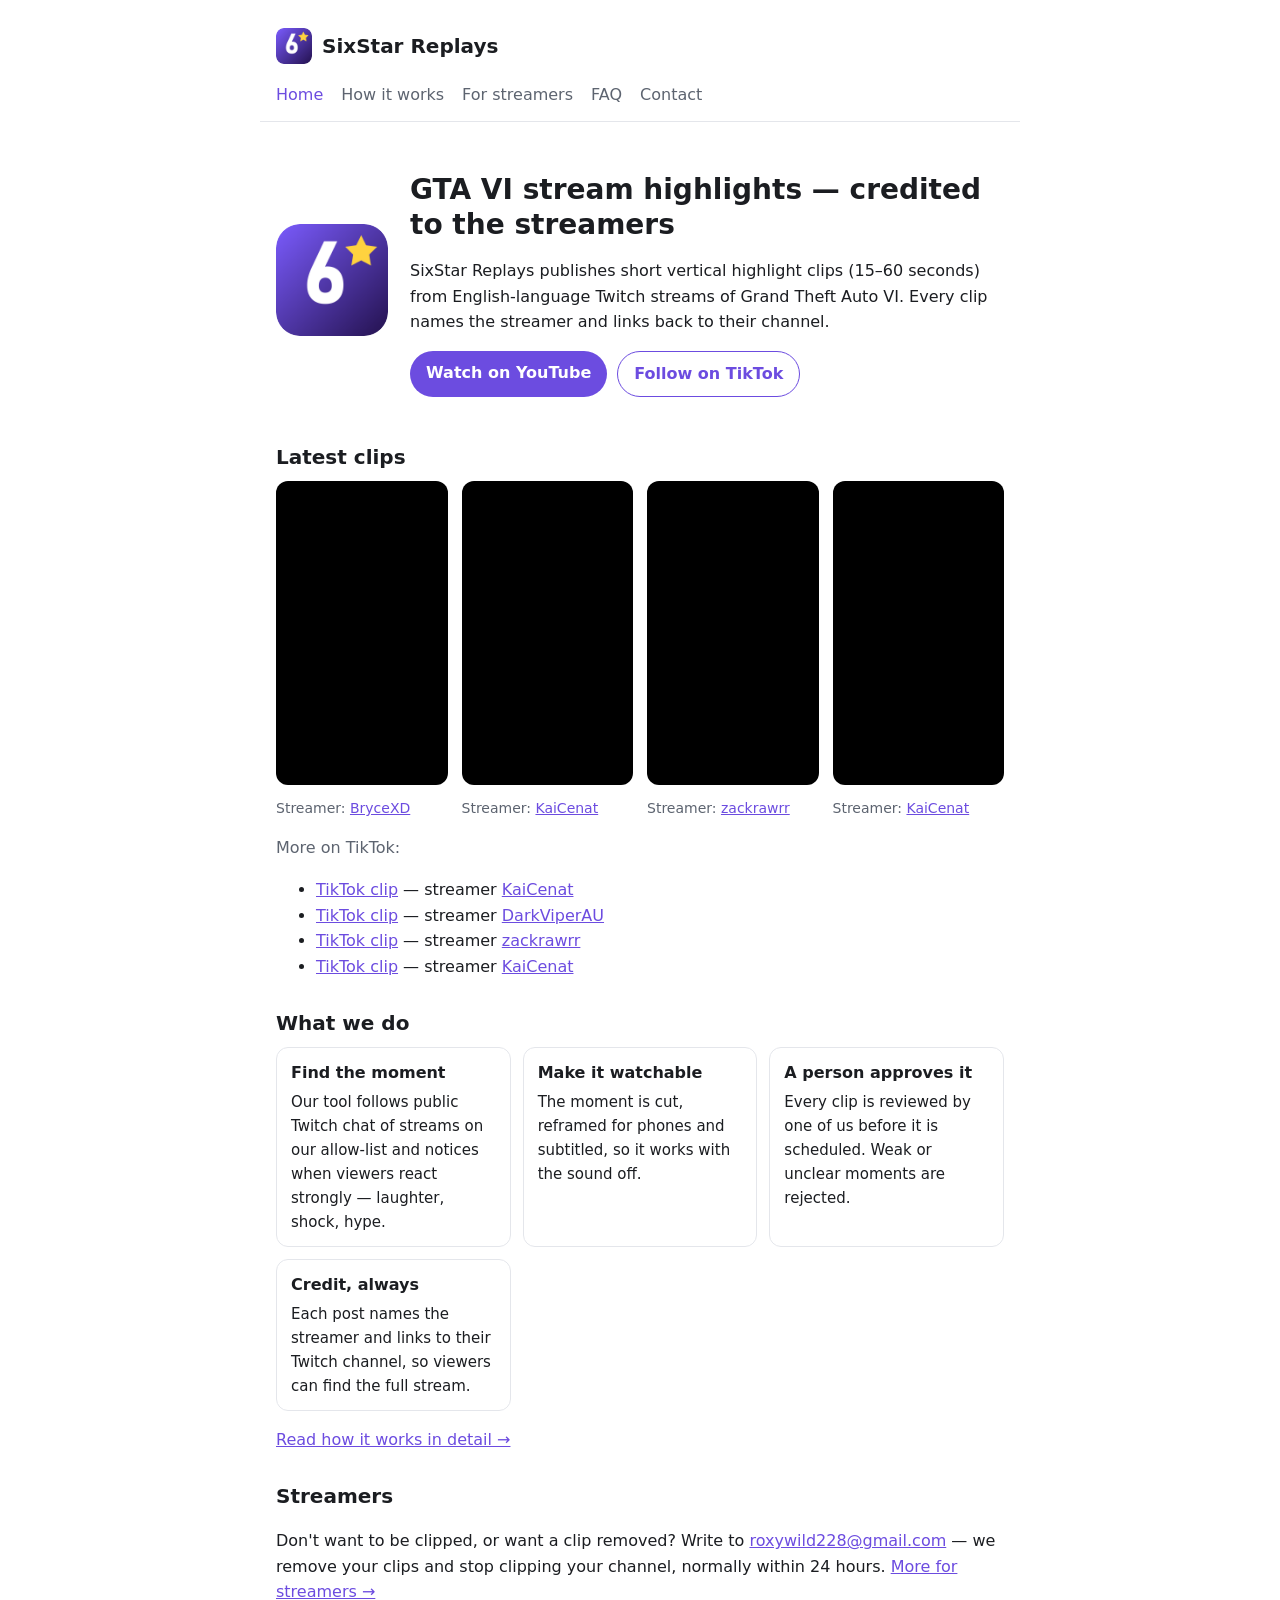
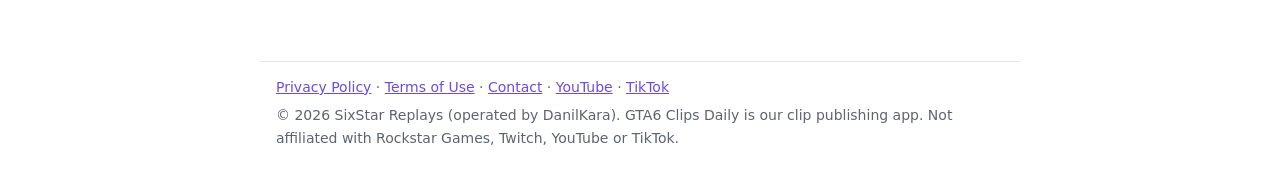
<file: index.html>
<!doctype html>
<html lang="en">
<head>
  <meta charset="utf-8">
  <meta name="viewport" content="width=device-width, initial-scale=1">
  <title>SixStar Replays — GTA VI stream highlights</title>
  <meta name="description" content="Short highlight clips from English-language Twitch streams of GTA VI, always credited to the streamers.">
  <link rel="icon" type="image/png" sizes="32x32" href="assets/icon-32.png">
  <link rel="icon" type="image/png" sizes="512x512" href="assets/icon-512.png">
  <link rel="apple-touch-icon" href="assets/icon-180.png">
  <meta property="og:title" content="SixStar Replays — GTA VI stream highlights">
  <meta property="og:description" content="Short highlight clips from English-language Twitch streams of GTA VI, always credited to the streamers.">
  <meta property="og:image" content="https://danilkara.github.io/gta6clips/assets/icon-512.png">
  <link rel="stylesheet" href="style.css">
</head>
<body>
<header>
  <a class="brand" href="index.html"><img src="assets/icon-180.png" alt="" width="36" height="36"> SixStar Replays</a>
  <nav>
    <a href="index.html" aria-current="page">Home</a>
    <a href="how-it-works.html">How it works</a>
    <a href="streamers.html">For streamers</a>
    <a href="faq.html">FAQ</a>
    <a href="contact.html">Contact</a>
  </nav>
</header>
<main>
<section class="hero">
    <img src="assets/icon-512.png" alt="SixStar Replays icon" width="112" height="112">
    <div>
      <h1>GTA VI stream highlights — credited to the streamers</h1>
      <p>SixStar Replays publishes short vertical highlight clips (15–60 seconds) from English-language Twitch
        streams of Grand Theft Auto VI. Every clip names the streamer and links back to their channel.</p>
      <p class="buttons"><a class="button" href="https://www.youtube.com/@SixStar_Replays">Watch on YouTube</a>
        <a class="button alt" href="https://www.tiktok.com/@sixstar_replays">Follow on TikTok</a></p>
    </div>
  </section>

  <h2>Latest clips</h2>
  <div class="grid">
    <figure class="clip"><iframe src="https://www.youtube-nocookie.com/embed/oy7c6AU_kBY" title="GTA VI highlight — BryceXD"
      loading="lazy" allow="encrypted-media; picture-in-picture" allowfullscreen></iframe>
      <figcaption>Streamer: <a href="https://twitch.tv/brycexd">BryceXD</a></figcaption></figure>
    <figure class="clip"><iframe src="https://www.youtube-nocookie.com/embed/F-o0fwinVl8" title="GTA VI highlight — KaiCenat"
      loading="lazy" allow="encrypted-media; picture-in-picture" allowfullscreen></iframe>
      <figcaption>Streamer: <a href="https://twitch.tv/kaicenat">KaiCenat</a></figcaption></figure>
    <figure class="clip"><iframe src="https://www.youtube-nocookie.com/embed/cuJGo-WkTew" title="GTA VI highlight — zackrawrr"
      loading="lazy" allow="encrypted-media; picture-in-picture" allowfullscreen></iframe>
      <figcaption>Streamer: <a href="https://twitch.tv/zackrawrr">zackrawrr</a></figcaption></figure>
    <figure class="clip"><iframe src="https://www.youtube-nocookie.com/embed/-zZBRfGSNLg" title="GTA VI highlight — KaiCenat"
      loading="lazy" allow="encrypted-media; picture-in-picture" allowfullscreen></iframe>
      <figcaption>Streamer: <a href="https://twitch.tv/kaicenat">KaiCenat</a></figcaption></figure>
  </div>
  <p class="muted">More on TikTok:</p>
  <ul>
    <li><a href="https://www.tiktok.com/@sixstar_replays/video/7710032911558397206">TikTok clip</a> — streamer <a href="https://twitch.tv/kaicenat">KaiCenat</a></li>
    <li><a href="https://www.tiktok.com/@sixstar_replays/video/7709952665857412384">TikTok clip</a> — streamer <a href="https://twitch.tv/darkviperau">DarkViperAU</a></li>
    <li><a href="https://www.tiktok.com/@sixstar_replays/video/7709944524272962848">TikTok clip</a> — streamer <a href="https://twitch.tv/zackrawrr">zackrawrr</a></li>
    <li><a href="https://www.tiktok.com/@sixstar_replays/video/7709877686319009057">TikTok clip</a> — streamer <a href="https://twitch.tv/kaicenat">KaiCenat</a></li>
  </ul>

  <h2>What we do</h2>
  <div class="cards">
    <div class="card"><h3>Find the moment</h3><p>Our tool follows public Twitch chat of streams on our allow-list and
      notices when viewers react strongly — laughter, shock, hype.</p></div>
    <div class="card"><h3>Make it watchable</h3><p>The moment is cut, reframed for phones and subtitled, so it works
      with the sound off.</p></div>
    <div class="card"><h3>A person approves it</h3><p>Every clip is reviewed by one of us before it is scheduled.
      Weak or unclear moments are rejected.</p></div>
    <div class="card"><h3>Credit, always</h3><p>Each post names the streamer and links to their Twitch channel, so
      viewers can find the full stream.</p></div>
  </div>
  <p><a href="how-it-works.html">Read how it works in detail →</a></p>

  <h2>Streamers</h2>
  <p>Don't want to be clipped, or want a clip removed? Write to <a href="mailto:roxywild228@gmail.com">roxywild228@gmail.com</a> — we remove
    your clips and stop clipping your channel, normally within 24 hours. <a href="streamers.html">More for streamers →</a></p>
</main>
<footer>
  <div class="foot-links">
    <a href="privacy.html">Privacy Policy</a> · <a href="terms.html">Terms of Use</a> ·
    <a href="contact.html">Contact</a> · <a href="https://www.youtube.com/@SixStar_Replays">YouTube</a> · <a href="https://www.tiktok.com/@sixstar_replays">TikTok</a>
  </div>
  <div>© 2026 SixStar Replays (operated by DanilKara). GTA6 Clips Daily is our clip publishing app.
    Not affiliated with Rockstar Games, Twitch, YouTube or TikTok.</div>
</footer>
</body>
</html>
</file>
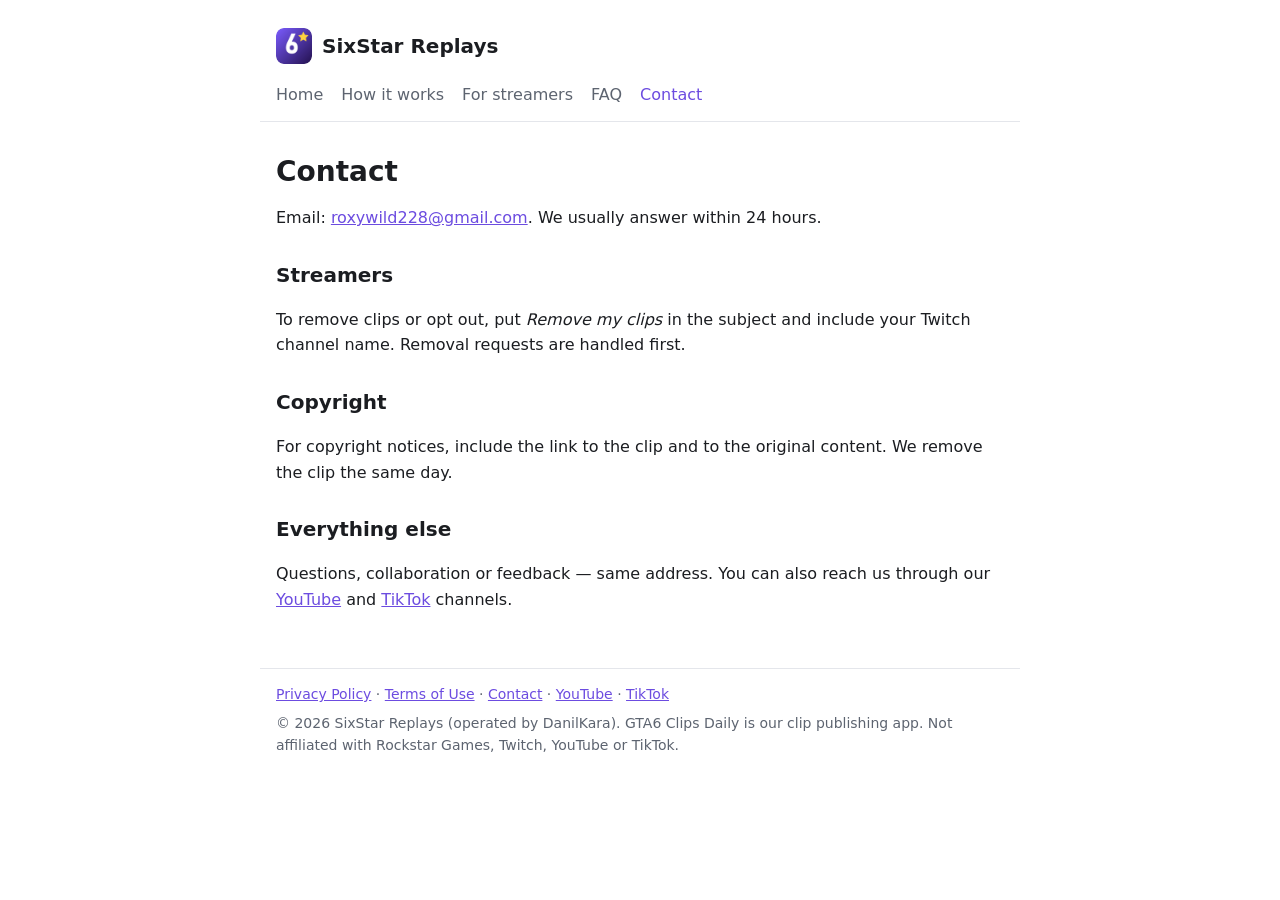
<file: contact.html>
<!doctype html>
<html lang="en">
<head>
  <meta charset="utf-8">
  <meta name="viewport" content="width=device-width, initial-scale=1">
  <title>Contact — SixStar Replays</title>
  <meta name="description" content="How to contact SixStar Replays.">
  <link rel="icon" type="image/png" sizes="32x32" href="assets/icon-32.png">
  <link rel="icon" type="image/png" sizes="512x512" href="assets/icon-512.png">
  <link rel="apple-touch-icon" href="assets/icon-180.png">
  <meta property="og:title" content="Contact — SixStar Replays">
  <meta property="og:description" content="How to contact SixStar Replays.">
  <meta property="og:image" content="https://danilkara.github.io/gta6clips/assets/icon-512.png">
  <link rel="stylesheet" href="style.css">
</head>
<body>
<header>
  <a class="brand" href="index.html"><img src="assets/icon-180.png" alt="" width="36" height="36"> SixStar Replays</a>
  <nav>
    <a href="index.html">Home</a>
    <a href="how-it-works.html">How it works</a>
    <a href="streamers.html">For streamers</a>
    <a href="faq.html">FAQ</a>
    <a href="contact.html" aria-current="page">Contact</a>
  </nav>
</header>
<main>
<h1>Contact</h1>
  <p>Email: <a href="mailto:roxywild228@gmail.com">roxywild228@gmail.com</a>. We usually answer within 24 hours.</p>
  <h2>Streamers</h2>
  <p>To remove clips or opt out, put <em>Remove my clips</em> in the subject and include your Twitch channel name.
    Removal requests are handled first.</p>
  <h2>Copyright</h2>
  <p>For copyright notices, include the link to the clip and to the original content. We remove the clip the same day.</p>
  <h2>Everything else</h2>
  <p>Questions, collaboration or feedback — same address. You can also reach us through our
    <a href="https://www.youtube.com/@SixStar_Replays">YouTube</a> and <a href="https://www.tiktok.com/@sixstar_replays">TikTok</a> channels.</p>
</main>
<footer>
  <div class="foot-links">
    <a href="privacy.html">Privacy Policy</a> · <a href="terms.html">Terms of Use</a> ·
    <a href="contact.html">Contact</a> · <a href="https://www.youtube.com/@SixStar_Replays">YouTube</a> · <a href="https://www.tiktok.com/@sixstar_replays">TikTok</a>
  </div>
  <div>© 2026 SixStar Replays (operated by DanilKara). GTA6 Clips Daily is our clip publishing app.
    Not affiliated with Rockstar Games, Twitch, YouTube or TikTok.</div>
</footer>
</body>
</html>
</file>
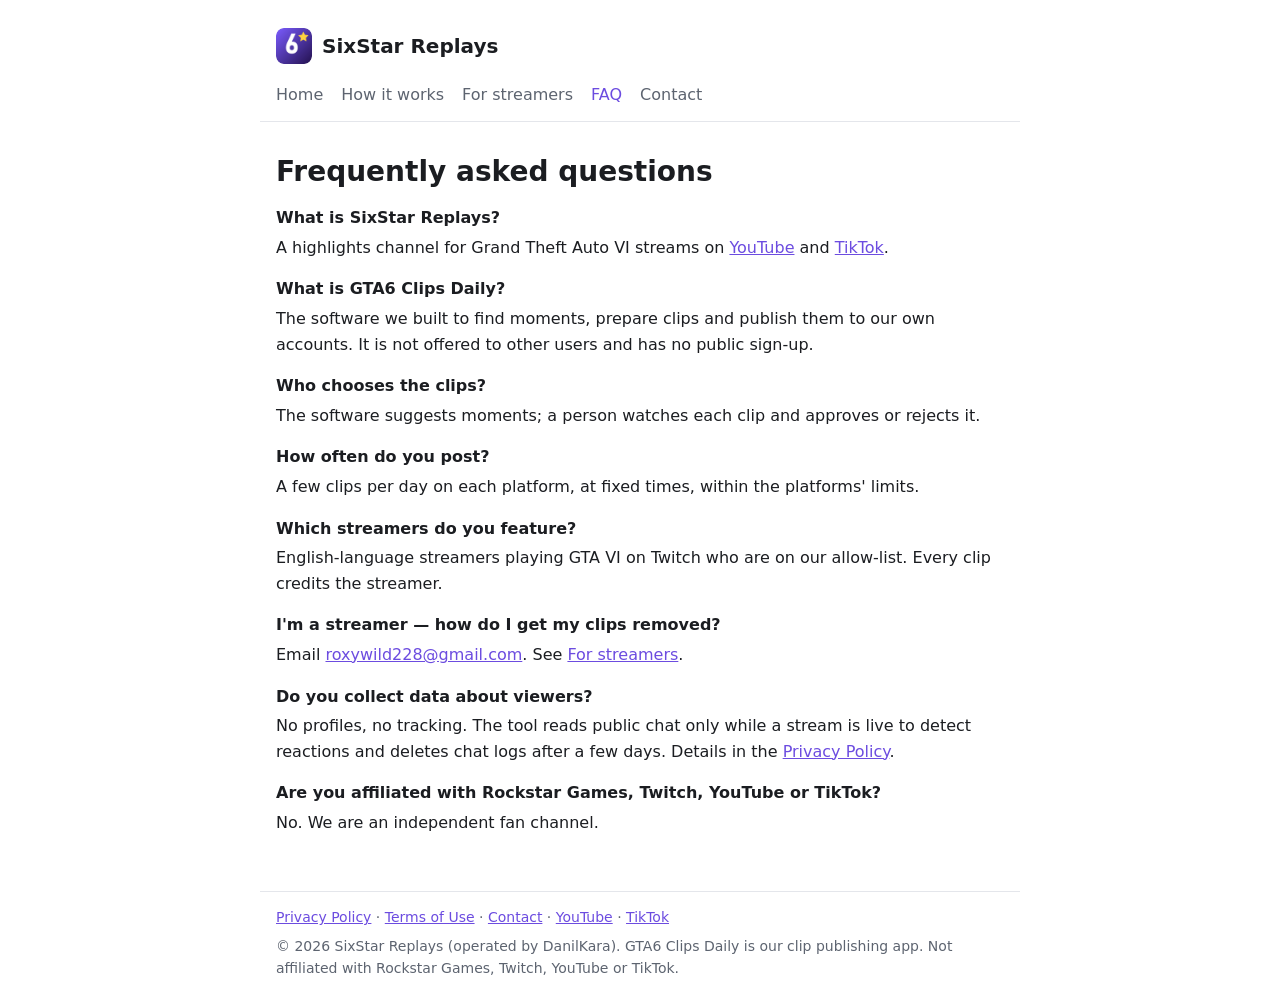
<file: faq.html>
<!doctype html>
<html lang="en">
<head>
  <meta charset="utf-8">
  <meta name="viewport" content="width=device-width, initial-scale=1">
  <title>FAQ — SixStar Replays</title>
  <meta name="description" content="Frequently asked questions about SixStar Replays and the GTA6 Clips tool.">
  <link rel="icon" type="image/png" sizes="32x32" href="assets/icon-32.png">
  <link rel="icon" type="image/png" sizes="512x512" href="assets/icon-512.png">
  <link rel="apple-touch-icon" href="assets/icon-180.png">
  <meta property="og:title" content="FAQ — SixStar Replays">
  <meta property="og:description" content="Frequently asked questions about SixStar Replays and the GTA6 Clips tool.">
  <meta property="og:image" content="https://danilkara.github.io/gta6clips/assets/icon-512.png">
  <link rel="stylesheet" href="style.css">
</head>
<body>
<header>
  <a class="brand" href="index.html"><img src="assets/icon-180.png" alt="" width="36" height="36"> SixStar Replays</a>
  <nav>
    <a href="index.html">Home</a>
    <a href="how-it-works.html">How it works</a>
    <a href="streamers.html">For streamers</a>
    <a href="faq.html" aria-current="page">FAQ</a>
    <a href="contact.html">Contact</a>
  </nav>
</header>
<main>
<h1>Frequently asked questions</h1>
  <dl class="faq">
    <dt>What is SixStar Replays?</dt>
    <dd>A highlights channel for Grand Theft Auto VI streams on <a href="https://www.youtube.com/@SixStar_Replays">YouTube</a> and
      <a href="https://www.tiktok.com/@sixstar_replays">TikTok</a>.</dd>
    <dt>What is GTA6 Clips Daily?</dt>
    <dd>The software we built to find moments, prepare clips and publish them to our own accounts. It is not offered
      to other users and has no public sign-up.</dd>
    <dt>Who chooses the clips?</dt>
    <dd>The software suggests moments; a person watches each clip and approves or rejects it.</dd>
    <dt>How often do you post?</dt>
    <dd>A few clips per day on each platform, at fixed times, within the platforms' limits.</dd>
    <dt>Which streamers do you feature?</dt>
    <dd>English-language streamers playing GTA VI on Twitch who are on our allow-list. Every clip credits the
      streamer.</dd>
    <dt>I'm a streamer — how do I get my clips removed?</dt>
    <dd>Email <a href="mailto:roxywild228@gmail.com">roxywild228@gmail.com</a>. See <a href="streamers.html">For streamers</a>.</dd>
    <dt>Do you collect data about viewers?</dt>
    <dd>No profiles, no tracking. The tool reads public chat only while a stream is live to detect reactions and
      deletes chat logs after a few days. Details in the <a href="privacy.html">Privacy Policy</a>.</dd>
    <dt>Are you affiliated with Rockstar Games, Twitch, YouTube or TikTok?</dt>
    <dd>No. We are an independent fan channel.</dd>
  </dl>
</main>
<footer>
  <div class="foot-links">
    <a href="privacy.html">Privacy Policy</a> · <a href="terms.html">Terms of Use</a> ·
    <a href="contact.html">Contact</a> · <a href="https://www.youtube.com/@SixStar_Replays">YouTube</a> · <a href="https://www.tiktok.com/@sixstar_replays">TikTok</a>
  </div>
  <div>© 2026 SixStar Replays (operated by DanilKara). GTA6 Clips Daily is our clip publishing app.
    Not affiliated with Rockstar Games, Twitch, YouTube or TikTok.</div>
</footer>
</body>
</html>
</file>
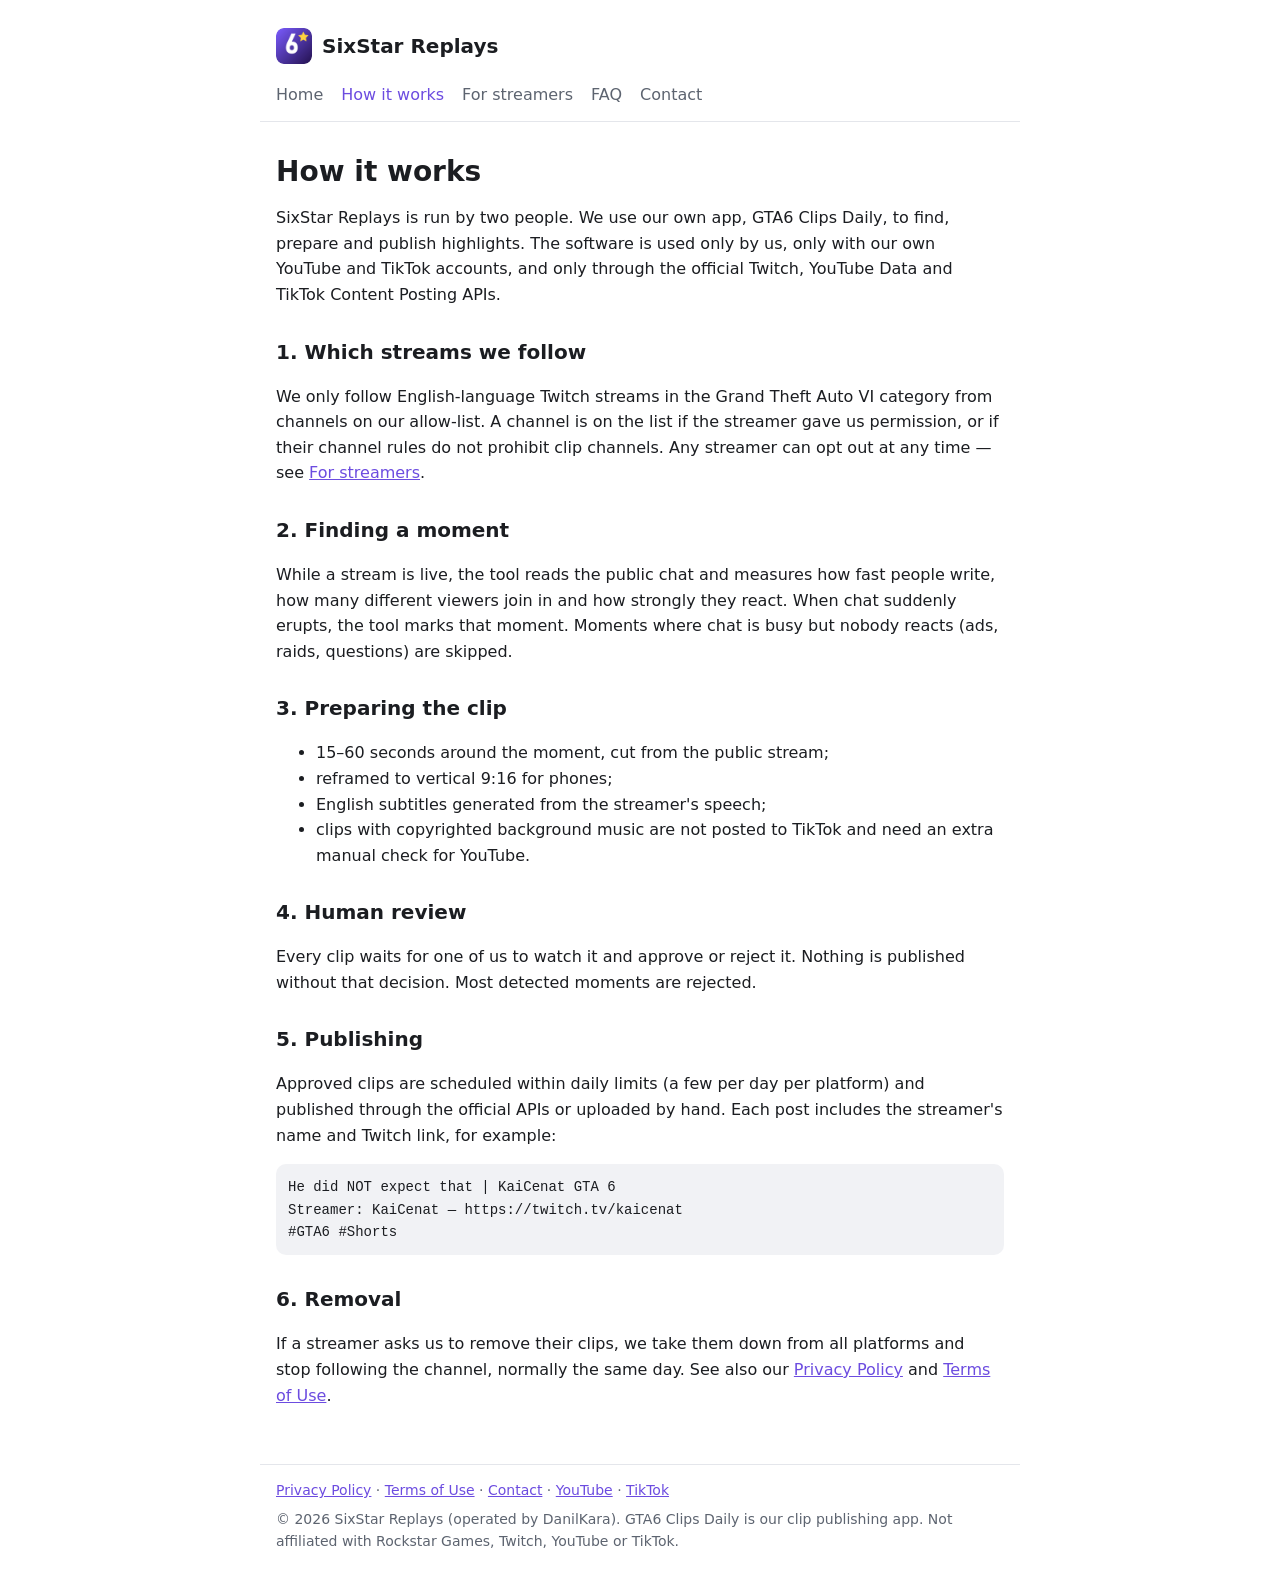
<file: how-it-works.html>
<!doctype html>
<html lang="en">
<head>
  <meta charset="utf-8">
  <meta name="viewport" content="width=device-width, initial-scale=1">
  <title>How it works — SixStar Replays</title>
  <meta name="description" content="How SixStar Replays finds, reviews and publishes GTA VI stream highlights.">
  <link rel="icon" type="image/png" sizes="32x32" href="assets/icon-32.png">
  <link rel="icon" type="image/png" sizes="512x512" href="assets/icon-512.png">
  <link rel="apple-touch-icon" href="assets/icon-180.png">
  <meta property="og:title" content="How it works — SixStar Replays">
  <meta property="og:description" content="How SixStar Replays finds, reviews and publishes GTA VI stream highlights.">
  <meta property="og:image" content="https://danilkara.github.io/gta6clips/assets/icon-512.png">
  <link rel="stylesheet" href="style.css">
</head>
<body>
<header>
  <a class="brand" href="index.html"><img src="assets/icon-180.png" alt="" width="36" height="36"> SixStar Replays</a>
  <nav>
    <a href="index.html">Home</a>
    <a href="how-it-works.html" aria-current="page">How it works</a>
    <a href="streamers.html">For streamers</a>
    <a href="faq.html">FAQ</a>
    <a href="contact.html">Contact</a>
  </nav>
</header>
<main>
<h1>How it works</h1>
  <p>SixStar Replays is run by two people. We use our own app, GTA6 Clips Daily, to find, prepare and publish
    highlights. The software is used only by us, only with our own YouTube and TikTok accounts, and only through
    the official Twitch, YouTube Data and TikTok Content Posting APIs.</p>

  <h2>1. Which streams we follow</h2>
  <p>We only follow English-language Twitch streams in the Grand Theft Auto VI category from channels on our
    allow-list. A channel is on the list if the streamer gave us permission, or if their channel rules do not prohibit
    clip channels. Any streamer can opt out at any time — see <a href="streamers.html">For streamers</a>.</p>

  <h2>2. Finding a moment</h2>
  <p>While a stream is live, the tool reads the public chat and measures how fast people write, how many different
    viewers join in and how strongly they react. When chat suddenly erupts, the tool marks that moment.
    Moments where chat is busy but nobody reacts (ads, raids, questions) are skipped.</p>

  <h2>3. Preparing the clip</h2>
  <ul>
    <li>15–60 seconds around the moment, cut from the public stream;</li>
    <li>reframed to vertical 9:16 for phones;</li>
    <li>English subtitles generated from the streamer's speech;</li>
    <li>clips with copyrighted background music are not posted to TikTok and need an extra manual check for YouTube.</li>
  </ul>

  <h2>4. Human review</h2>
  <p>Every clip waits for one of us to watch it and approve or reject it. Nothing is published without that
    decision. Most detected moments are rejected.</p>

  <h2>5. Publishing</h2>
  <p>Approved clips are scheduled within daily limits (a few per day per platform) and published through the
    official APIs or uploaded by hand. Each post includes the streamer's name and Twitch link, for example:</p>
  <pre class="example">He did NOT expect that | KaiCenat GTA 6
Streamer: KaiCenat — https://twitch.tv/kaicenat
#GTA6 #Shorts</pre>

  <h2>6. Removal</h2>
  <p>If a streamer asks us to remove their clips, we take them down from all platforms and stop following the
    channel, normally the same day. See also our <a href="privacy.html">Privacy Policy</a> and
    <a href="terms.html">Terms of Use</a>.</p>
</main>
<footer>
  <div class="foot-links">
    <a href="privacy.html">Privacy Policy</a> · <a href="terms.html">Terms of Use</a> ·
    <a href="contact.html">Contact</a> · <a href="https://www.youtube.com/@SixStar_Replays">YouTube</a> · <a href="https://www.tiktok.com/@sixstar_replays">TikTok</a>
  </div>
  <div>© 2026 SixStar Replays (operated by DanilKara). GTA6 Clips Daily is our clip publishing app.
    Not affiliated with Rockstar Games, Twitch, YouTube or TikTok.</div>
</footer>
</body>
</html>
</file>
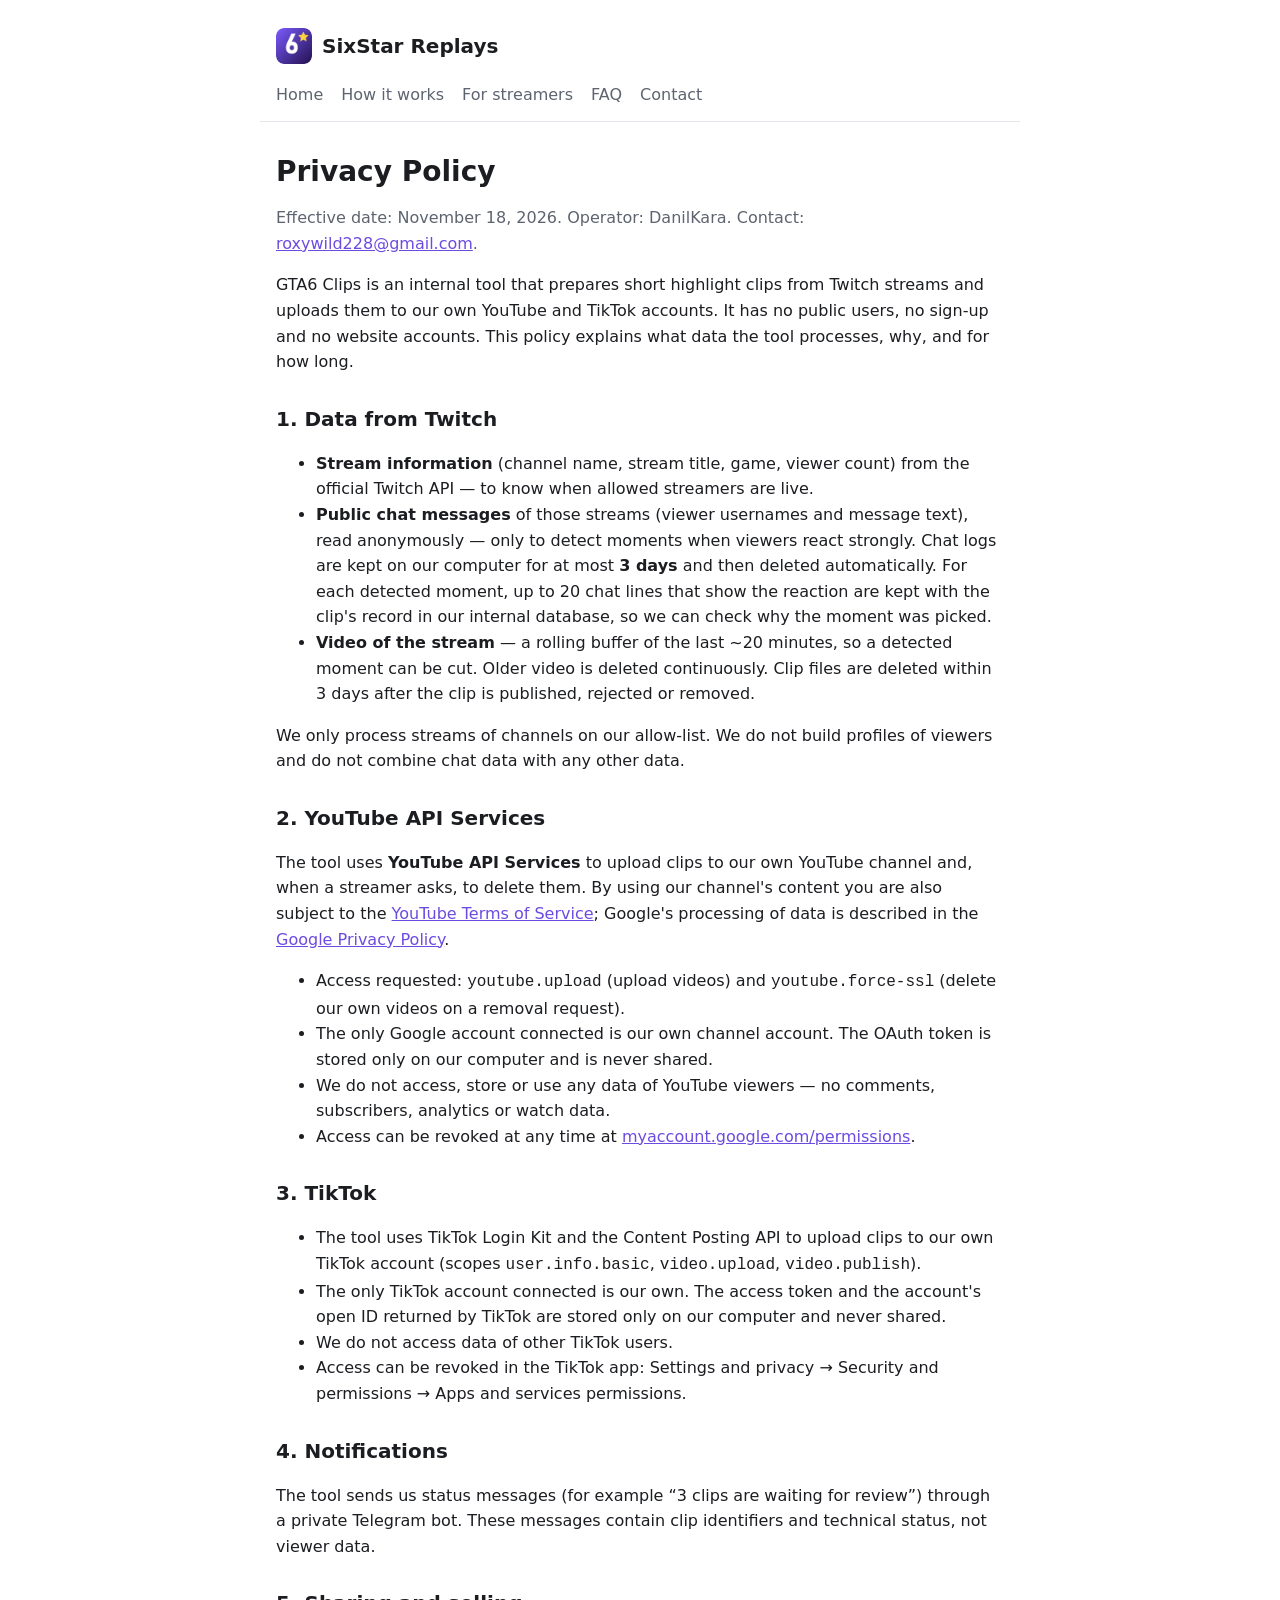
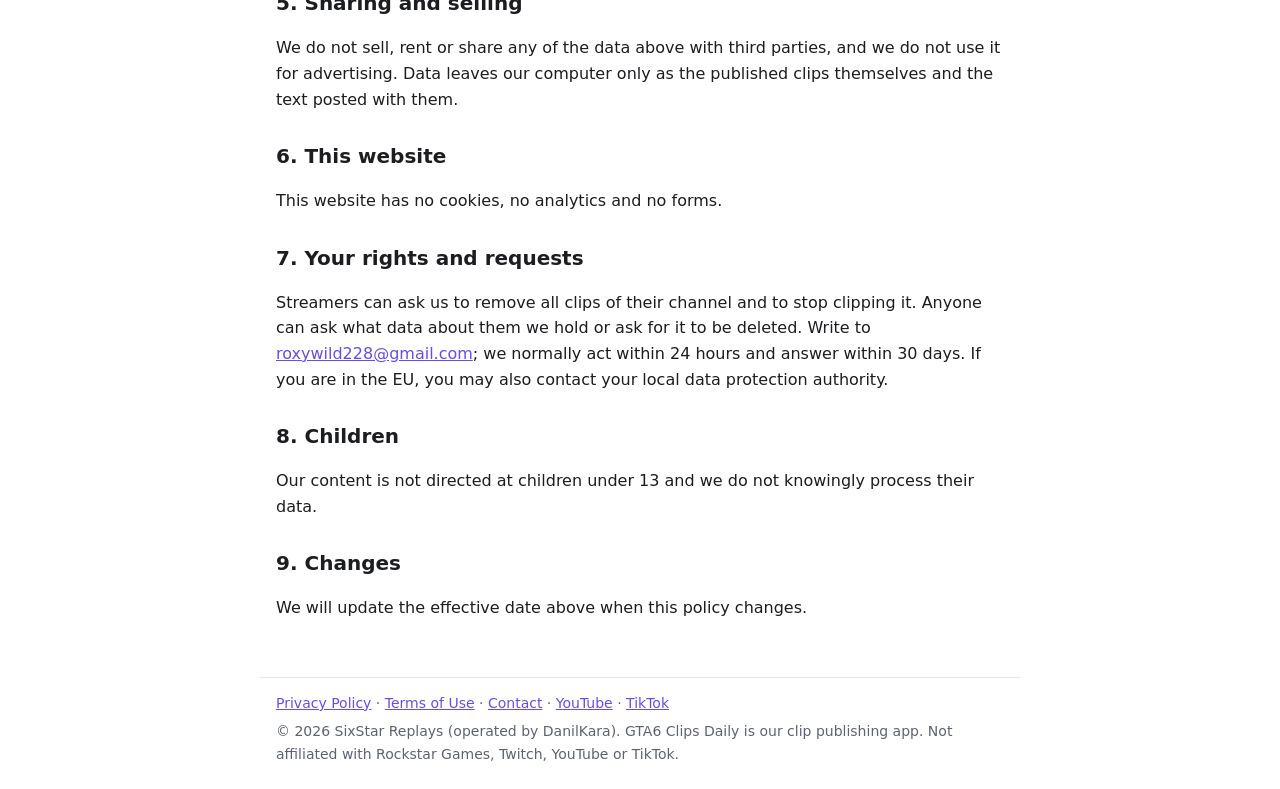
<file: privacy.html>
<!doctype html>
<html lang="en">
<head>
  <meta charset="utf-8">
  <meta name="viewport" content="width=device-width, initial-scale=1">
  <title>Privacy Policy — SixStar Replays</title>
  <meta name="description" content="What data the GTA6 Clips tool uses, how long it keeps it and how to revoke access.">
  <link rel="icon" type="image/png" sizes="32x32" href="assets/icon-32.png">
  <link rel="icon" type="image/png" sizes="512x512" href="assets/icon-512.png">
  <link rel="apple-touch-icon" href="assets/icon-180.png">
  <meta property="og:title" content="Privacy Policy — SixStar Replays">
  <meta property="og:description" content="What data the GTA6 Clips tool uses, how long it keeps it and how to revoke access.">
  <meta property="og:image" content="https://danilkara.github.io/gta6clips/assets/icon-512.png">
  <link rel="stylesheet" href="style.css">
</head>
<body>
<header>
  <a class="brand" href="index.html"><img src="assets/icon-180.png" alt="" width="36" height="36"> SixStar Replays</a>
  <nav>
    <a href="index.html">Home</a>
    <a href="how-it-works.html">How it works</a>
    <a href="streamers.html">For streamers</a>
    <a href="faq.html">FAQ</a>
    <a href="contact.html">Contact</a>
  </nav>
</header>
<main>
<h1>Privacy Policy</h1>
  <p class="muted">Effective date: November 18, 2026. Operator: DanilKara. Contact:
    <a href="mailto:roxywild228@gmail.com">roxywild228@gmail.com</a>.</p>

  <p>GTA6 Clips is an internal tool that prepares short highlight clips from Twitch streams and uploads them to our
    own YouTube and TikTok accounts. It has no public users, no sign-up and no website accounts. This policy explains
    what data the tool processes, why, and for how long.</p>

  <h2>1. Data from Twitch</h2>
  <ul>
    <li><strong>Stream information</strong> (channel name, stream title, game, viewer count) from the official Twitch
      API — to know when allowed streamers are live.</li>
    <li><strong>Public chat messages</strong> of those streams (viewer usernames and message text), read anonymously
      — only to detect moments when viewers react strongly. Chat logs are kept on our computer for at most
      <strong>3 days</strong> and then deleted automatically. For each detected moment, up to 20 chat lines
      that show the reaction are kept with the clip's record in our internal database, so we can check why the
      moment was picked.</li>
    <li><strong>Video of the stream</strong> — a rolling buffer of the last ~20 minutes, so a detected moment can be
      cut. Older video is deleted continuously. Clip files are deleted within 3 days after the clip is published,
      rejected or removed.</li>
  </ul>
  <p>We only process streams of channels on our allow-list. We do not build profiles of viewers and do not combine
    chat data with any other data.</p>

  <h2>2. YouTube API Services</h2>
  <p>The tool uses <strong>YouTube API Services</strong> to upload clips to our own YouTube channel and, when a
    streamer asks, to delete them. By using our channel's content you are also subject to the
    <a href="https://www.youtube.com/t/terms">YouTube Terms of Service</a>; Google's processing of data is described in
    the <a href="https://policies.google.com/privacy">Google Privacy Policy</a>.</p>
  <ul>
    <li>Access requested: <code>youtube.upload</code> (upload videos) and <code>youtube.force-ssl</code> (delete our
      own videos on a removal request).</li>
    <li>The only Google account connected is our own channel account. The OAuth token is stored only on our computer
      and is never shared.</li>
    <li>We do not access, store or use any data of YouTube viewers — no comments, subscribers, analytics or watch data.</li>
    <li>Access can be revoked at any time at
      <a href="https://myaccount.google.com/permissions">myaccount.google.com/permissions</a>.</li>
  </ul>

  <h2>3. TikTok</h2>
  <ul>
    <li>The tool uses TikTok Login Kit and the Content Posting API to upload clips to our own TikTok account
      (scopes <code>user.info.basic</code>, <code>video.upload</code>, <code>video.publish</code>).</li>
    <li>The only TikTok account connected is our own. The access token and the account's open ID returned by TikTok
      are stored only on our computer and never shared.</li>
    <li>We do not access data of other TikTok users.</li>
    <li>Access can be revoked in the TikTok app: Settings and privacy → Security and permissions → Apps and services
      permissions.</li>
  </ul>

  <h2>4. Notifications</h2>
  <p>The tool sends us status messages (for example “3 clips are waiting for review”) through a private Telegram bot.
    These messages contain clip identifiers and technical status, not viewer data.</p>

  <h2>5. Sharing and selling</h2>
  <p>We do not sell, rent or share any of the data above with third parties, and we do not use it for advertising.
    Data leaves our computer only as the published clips themselves and the text posted with them.</p>

  <h2>6. This website</h2>
  <p>This website has no cookies, no analytics and no forms.</p>

  <h2>7. Your rights and requests</h2>
  <p>Streamers can ask us to remove all clips of their channel and to stop clipping it. Anyone can ask what data about
    them we hold or ask for it to be deleted. Write to <a href="mailto:roxywild228@gmail.com">roxywild228@gmail.com</a>; we
    normally act within 24 hours and answer within 30 days. If you are in the EU, you may also contact your local data
    protection authority.</p>

  <h2>8. Children</h2>
  <p>Our content is not directed at children under 13 and we do not knowingly process their data.</p>

  <h2>9. Changes</h2>
  <p>We will update the effective date above when this policy changes.</p>
</main>
<footer>
  <div class="foot-links">
    <a href="privacy.html">Privacy Policy</a> · <a href="terms.html">Terms of Use</a> ·
    <a href="contact.html">Contact</a> · <a href="https://www.youtube.com/@SixStar_Replays">YouTube</a> · <a href="https://www.tiktok.com/@sixstar_replays">TikTok</a>
  </div>
  <div>© 2026 SixStar Replays (operated by DanilKara). GTA6 Clips Daily is our clip publishing app.
    Not affiliated with Rockstar Games, Twitch, YouTube or TikTok.</div>
</footer>
</body>
</html>
</file>
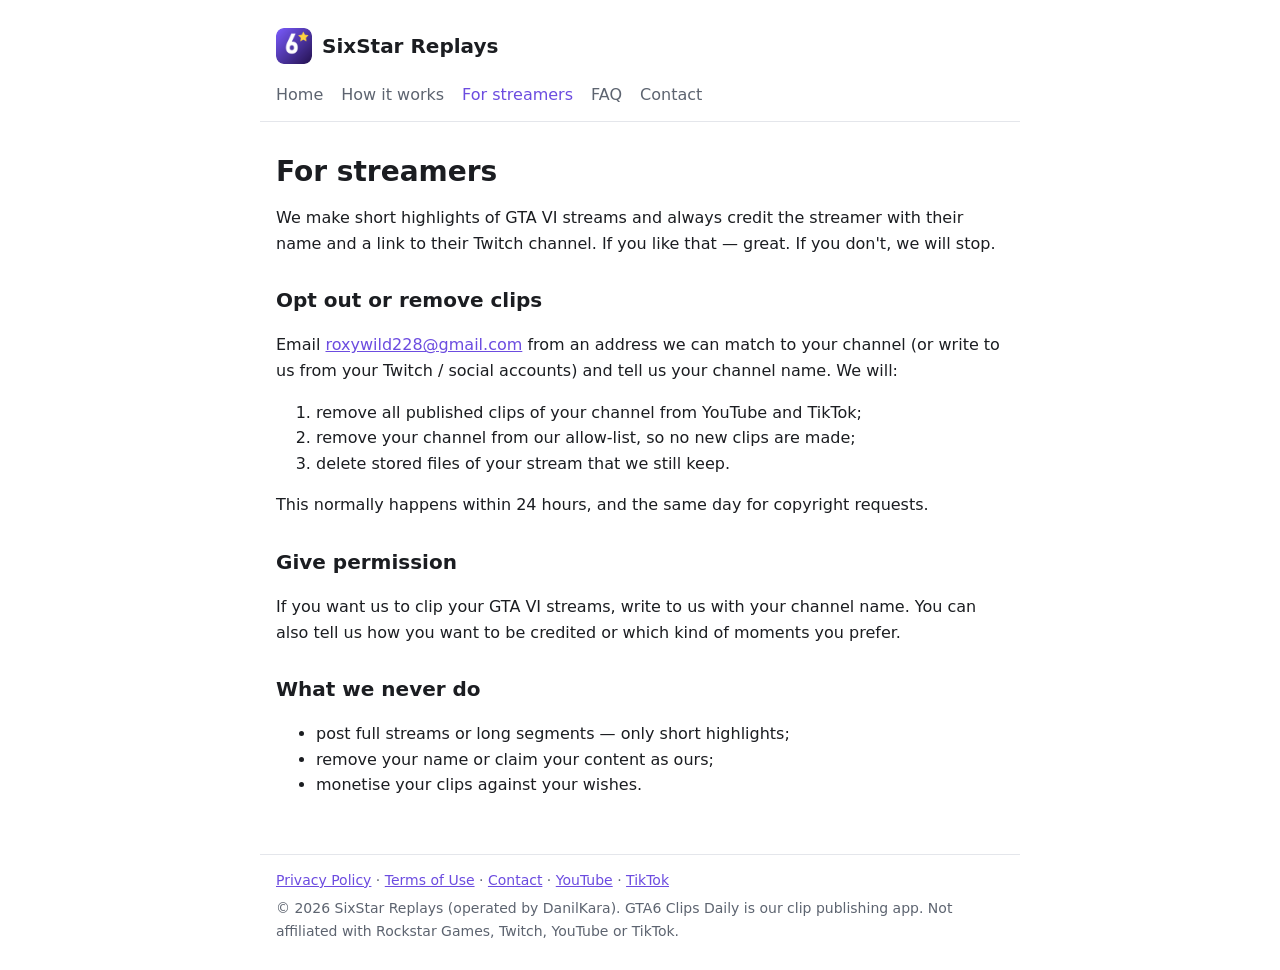
<file: streamers.html>
<!doctype html>
<html lang="en">
<head>
  <meta charset="utf-8">
  <meta name="viewport" content="width=device-width, initial-scale=1">
  <title>For streamers — SixStar Replays</title>
  <meta name="description" content="Opt out, remove clips or give permission — information for Twitch streamers.">
  <link rel="icon" type="image/png" sizes="32x32" href="assets/icon-32.png">
  <link rel="icon" type="image/png" sizes="512x512" href="assets/icon-512.png">
  <link rel="apple-touch-icon" href="assets/icon-180.png">
  <meta property="og:title" content="For streamers — SixStar Replays">
  <meta property="og:description" content="Opt out, remove clips or give permission — information for Twitch streamers.">
  <meta property="og:image" content="https://danilkara.github.io/gta6clips/assets/icon-512.png">
  <link rel="stylesheet" href="style.css">
</head>
<body>
<header>
  <a class="brand" href="index.html"><img src="assets/icon-180.png" alt="" width="36" height="36"> SixStar Replays</a>
  <nav>
    <a href="index.html">Home</a>
    <a href="how-it-works.html">How it works</a>
    <a href="streamers.html" aria-current="page">For streamers</a>
    <a href="faq.html">FAQ</a>
    <a href="contact.html">Contact</a>
  </nav>
</header>
<main>
<h1>For streamers</h1>
  <p>We make short highlights of GTA VI streams and always credit the streamer with their name and a link to their
    Twitch channel. If you like that — great. If you don't, we will stop.</p>

  <h2>Opt out or remove clips</h2>
  <p>Email <a href="mailto:roxywild228@gmail.com?subject=Remove%20my%20clips">roxywild228@gmail.com</a> from an address we can match to your
    channel (or write to us from your Twitch / social accounts) and tell us your channel name. We will:</p>
  <ol>
    <li>remove all published clips of your channel from YouTube and TikTok;</li>
    <li>remove your channel from our allow-list, so no new clips are made;</li>
    <li>delete stored files of your stream that we still keep.</li>
  </ol>
  <p>This normally happens within 24 hours, and the same day for copyright requests.</p>

  <h2>Give permission</h2>
  <p>If you want us to clip your GTA VI streams, write to us with your channel name. You can also tell us how you
    want to be credited or which kind of moments you prefer.</p>

  <h2>What we never do</h2>
  <ul>
    <li>post full streams or long segments — only short highlights;</li>
    <li>remove your name or claim your content as ours;</li>
    <li>monetise your clips against your wishes.</li>
  </ul>
</main>
<footer>
  <div class="foot-links">
    <a href="privacy.html">Privacy Policy</a> · <a href="terms.html">Terms of Use</a> ·
    <a href="contact.html">Contact</a> · <a href="https://www.youtube.com/@SixStar_Replays">YouTube</a> · <a href="https://www.tiktok.com/@sixstar_replays">TikTok</a>
  </div>
  <div>© 2026 SixStar Replays (operated by DanilKara). GTA6 Clips Daily is our clip publishing app.
    Not affiliated with Rockstar Games, Twitch, YouTube or TikTok.</div>
</footer>
</body>
</html>
</file>
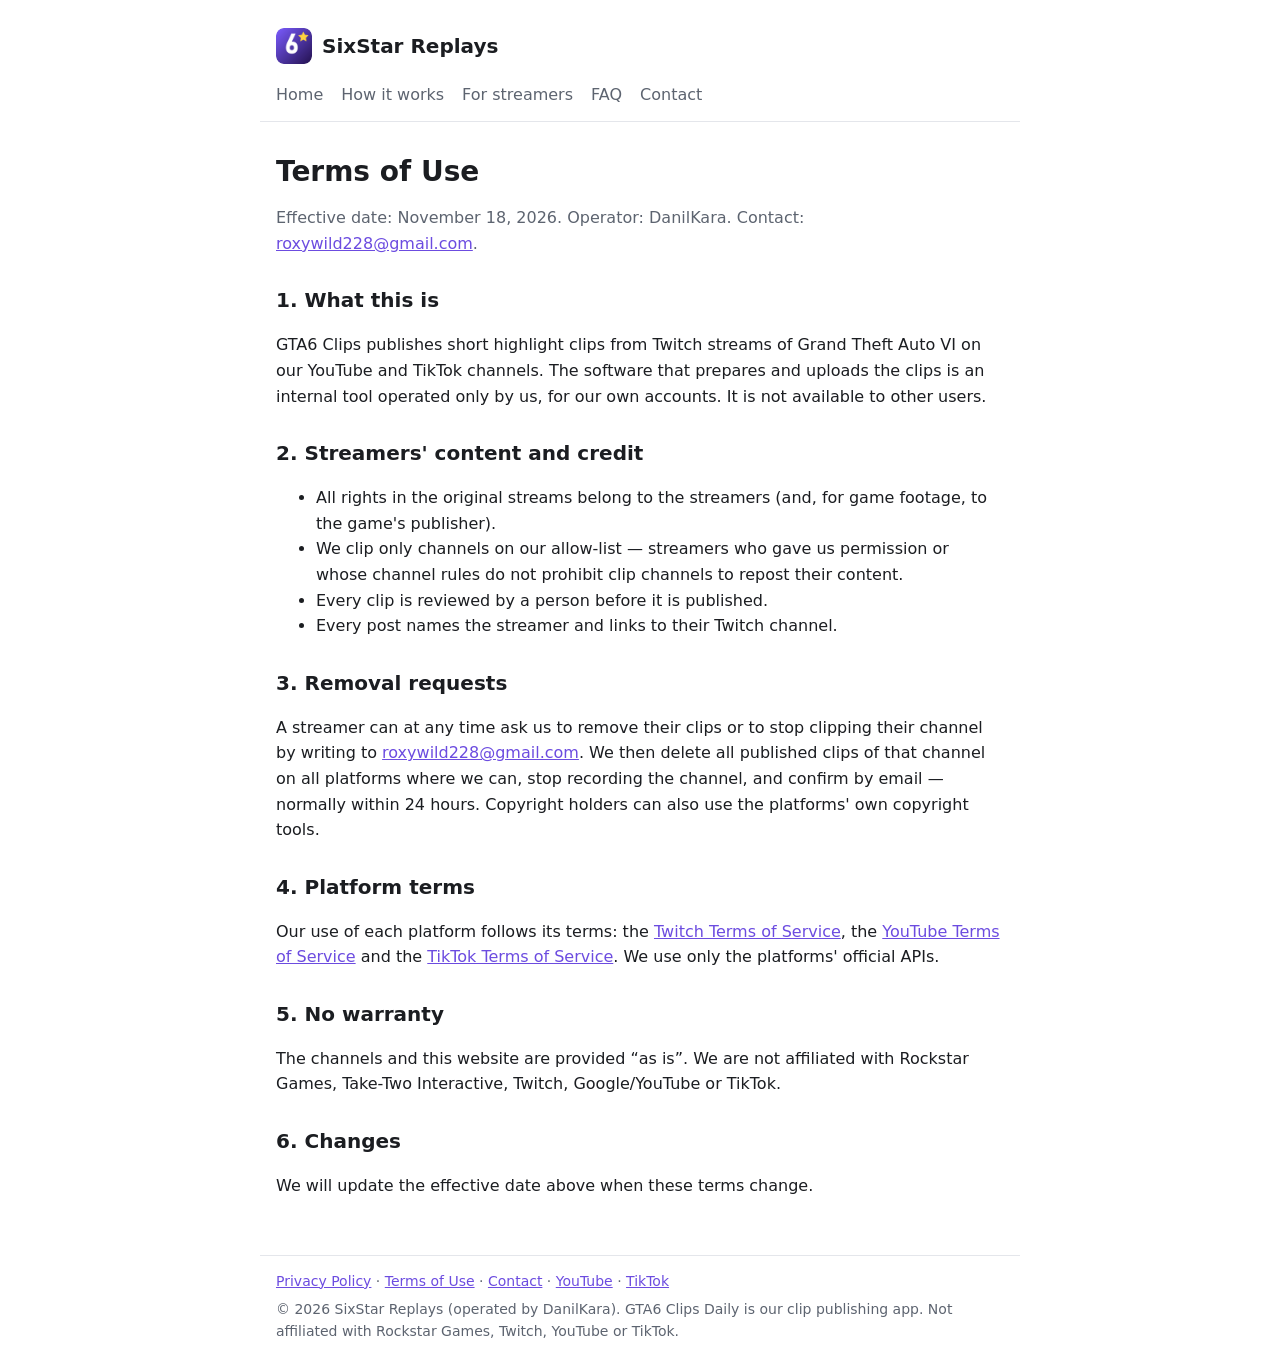
<file: terms.html>
<!doctype html>
<html lang="en">
<head>
  <meta charset="utf-8">
  <meta name="viewport" content="width=device-width, initial-scale=1">
  <title>Terms of Use — SixStar Replays</title>
  <meta name="description" content="Terms for the GTA6 Clips channels and the internal clipping tool.">
  <link rel="icon" type="image/png" sizes="32x32" href="assets/icon-32.png">
  <link rel="icon" type="image/png" sizes="512x512" href="assets/icon-512.png">
  <link rel="apple-touch-icon" href="assets/icon-180.png">
  <meta property="og:title" content="Terms of Use — SixStar Replays">
  <meta property="og:description" content="Terms for the GTA6 Clips channels and the internal clipping tool.">
  <meta property="og:image" content="https://danilkara.github.io/gta6clips/assets/icon-512.png">
  <link rel="stylesheet" href="style.css">
</head>
<body>
<header>
  <a class="brand" href="index.html"><img src="assets/icon-180.png" alt="" width="36" height="36"> SixStar Replays</a>
  <nav>
    <a href="index.html">Home</a>
    <a href="how-it-works.html">How it works</a>
    <a href="streamers.html">For streamers</a>
    <a href="faq.html">FAQ</a>
    <a href="contact.html">Contact</a>
  </nav>
</header>
<main>
<h1>Terms of Use</h1>
  <p class="muted">Effective date: November 18, 2026. Operator: DanilKara. Contact:
    <a href="mailto:roxywild228@gmail.com">roxywild228@gmail.com</a>.</p>

  <h2>1. What this is</h2>
  <p>GTA6 Clips publishes short highlight clips from Twitch streams of Grand Theft Auto VI on our YouTube and TikTok
    channels. The software that prepares and uploads the clips is an internal tool operated only by us, for our own
    accounts. It is not available to other users.</p>

  <h2>2. Streamers' content and credit</h2>
  <ul>
    <li>All rights in the original streams belong to the streamers (and, for game footage, to the game's publisher).</li>
    <li>We clip only channels on our allow-list — streamers who gave us permission or whose channel rules do not prohibit clip
      channels to repost their content.</li>
    <li>Every clip is reviewed by a person before it is published.</li>
    <li>Every post names the streamer and links to their Twitch channel.</li>
  </ul>

  <h2>3. Removal requests</h2>
  <p>A streamer can at any time ask us to remove their clips or to stop clipping their channel by writing to
    <a href="mailto:roxywild228@gmail.com">roxywild228@gmail.com</a>. We then delete all published clips of that channel on all
    platforms where we can, stop recording the channel, and confirm by email — normally within 24 hours. Copyright
    holders can also use the platforms' own copyright tools.</p>

  <h2>4. Platform terms</h2>
  <p>Our use of each platform follows its terms: the <a href="https://www.twitch.tv/p/legal/terms-of-service/">Twitch
    Terms of Service</a>, the <a href="https://www.youtube.com/t/terms">YouTube Terms of Service</a> and the
    <a href="https://www.tiktok.com/legal/terms-of-service">TikTok Terms of Service</a>. We use only the platforms'
    official APIs.</p>

  <h2>5. No warranty</h2>
  <p>The channels and this website are provided “as is”. We are not affiliated with Rockstar Games, Take-Two
    Interactive, Twitch, Google/YouTube or TikTok.</p>

  <h2>6. Changes</h2>
  <p>We will update the effective date above when these terms change.</p>
</main>
<footer>
  <div class="foot-links">
    <a href="privacy.html">Privacy Policy</a> · <a href="terms.html">Terms of Use</a> ·
    <a href="contact.html">Contact</a> · <a href="https://www.youtube.com/@SixStar_Replays">YouTube</a> · <a href="https://www.tiktok.com/@sixstar_replays">TikTok</a>
  </div>
  <div>© 2026 SixStar Replays (operated by DanilKara). GTA6 Clips Daily is our clip publishing app.
    Not affiliated with Rockstar Games, Twitch, YouTube or TikTok.</div>
</footer>
</body>
</html>
</file>
<file: style.css>
:root {
  --bg: #ffffff;
  --text: #1b1d21;
  --muted: #5d6470;
  --accent: #6c4ce0;
  --line: #e4e6eb;
}
@media (prefers-color-scheme: dark) {
  :root { --bg: #15171b; --text: #e8eaee; --muted: #9aa1ad; --accent: #a58bff; --line: #2a2e35; }
}
* { box-sizing: border-box; }
body {
  margin: 0;
  background: var(--bg);
  color: var(--text);
  font: 16px/1.6 system-ui, -apple-system, "Segoe UI", Roboto, sans-serif;
}
header, main, footer { max-width: 760px; margin: 0 auto; padding: 0 16px; }
header { padding-top: 28px; border-bottom: 1px solid var(--line); }
header .brand { font-weight: 700; font-size: 20px; color: var(--text); text-decoration: none; }
nav { display: flex; gap: 18px; flex-wrap: wrap; padding: 10px 0 14px; }
nav a { color: var(--muted); text-decoration: none; }
nav a[aria-current="page"], nav a:hover { color: var(--accent); }
main { padding-top: 8px; padding-bottom: 40px; }
h1 { font-size: 28px; line-height: 1.25; margin: 24px 0 8px; }
h2 { font-size: 20px; margin: 28px 0 8px; }
p, li { color: var(--text); }
.muted { color: var(--muted); }
a { color: var(--accent); }
footer { border-top: 1px solid var(--line); padding-top: 14px; padding-bottom: 28px; font-size: 14px; color: var(--muted); }

/* v2: логотип, кнопки, сетка роликов, карточки */
header .brand { display: inline-flex; align-items: center; gap: 10px; }
header .brand img { border-radius: 8px; }
.hero { display: flex; gap: 22px; align-items: center; margin-top: 18px; }
.hero img { border-radius: 24px; flex: none; }
@media (max-width: 560px) { .hero { flex-direction: column; align-items: flex-start; } }
.buttons { display: flex; gap: 10px; flex-wrap: wrap; }
.button { display: inline-block; padding: 9px 16px; border-radius: 999px; background: var(--accent); color: #fff;
  text-decoration: none; font-weight: 600; }
.button.alt { background: transparent; color: var(--accent); border: 1px solid var(--accent); }
.grid { display: grid; grid-template-columns: repeat(auto-fill, minmax(160px, 1fr)); gap: 14px; }
.clip { margin: 0; }
.clip iframe { width: 100%; aspect-ratio: 9 / 16; border: 0; border-radius: 12px; background: #000; }
.clip figcaption { font-size: 14px; color: var(--muted); margin-top: 4px; }
.cards { display: grid; grid-template-columns: repeat(auto-fill, minmax(200px, 1fr)); gap: 12px; }
.card { border: 1px solid var(--line); border-radius: 12px; padding: 12px 14px; }
.card h3 { margin: 0 0 4px; font-size: 16px; }
.card p { margin: 0; font-size: 15px; }
.example { background: color-mix(in srgb, var(--line) 50%, transparent); padding: 12px; border-radius: 10px;
  white-space: pre-wrap; font-size: 14px; }
.faq dt { font-weight: 700; margin-top: 16px; }
.faq dd { margin: 4px 0 0; }
.foot-links { margin-bottom: 6px; }
</file>
